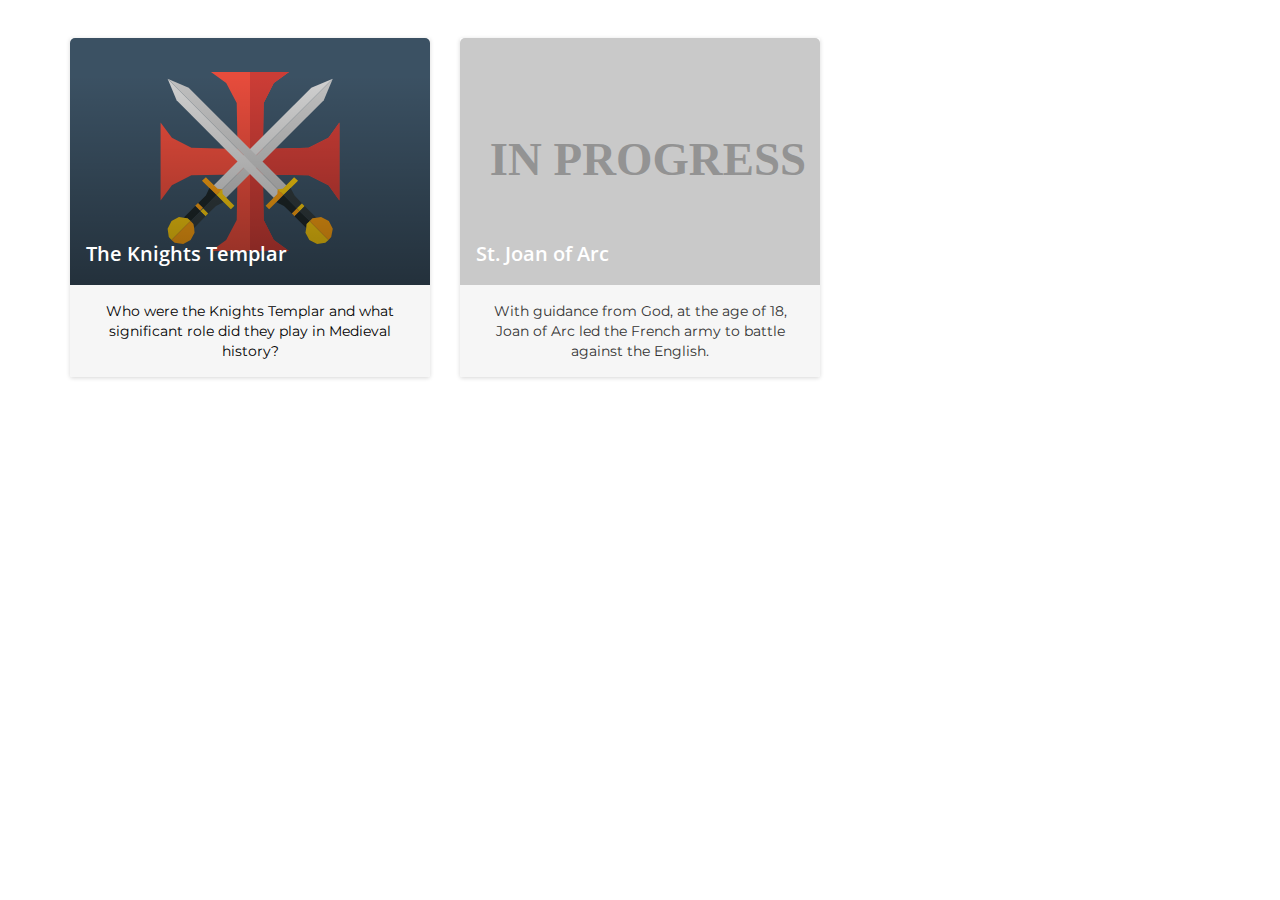
<file: index.html>
<!DOCTYPE html>
<html lang="en">

<head>
    
    <title>Simple History</title>
    
    <!-- Stylesheets -->
    <meta charset="utf-8">
    <link rel="stylesheet" href="css/bootstrap.min.css">
    <link rel="stylesheet" href="css/style.css">
    <link rel="stylesheet" href="css/animate.css">
    
    <!-- Fonts -->
    <link rel="stylesheet" href="css/font-awesome.min.css">
    <link href="https://fonts.googleapis.com/css?family=Montserrat|Open+Sans:400,600,700,800" rel="stylesheet">
    
    <!-- Scripts -->
    <script src="js/bootstrap.min.js"></script>
    <script src="js/wow.min.js"></script>
    <script src="js/scripts.js"></script>
    <script>
        new WOW().init();  
    </script>
    
</head>

<body>
    
<div class="cssSection  cssAlign">
        
    <div class="container">
            
        <div class="row">
                
            <div class="col-md-4">
                    
<!-- Card Testing -->
    
<a class="main" href="templar.html" target="new_blank">
                    
<div class="card">
                
    <div class="card-image cssMainImage">
                    <img class="img-responsive" src="img/templar/templar_main.svg">
                    <span class="card-title">The Knights Templar</span>
                </div>
        
        
                <div class="card-content">
                    <p>Who were the Knights Templar and what significant role did they play in Medieval history?</p>
                </div>
    
</div>
                          
</a>                  
<!-- Card Testing END -->

                    
                </div>
                
                <div class="col-md-4">
                    
<div class="card">
                <div class="card-image">
                    <img class="img-responsive" src="img/templar/progress.svg">
                    <span class="card-title">St. Joan of Arc</span>
                </div>
                
                <div class="card-content">
                    <p>With guidance from God, at the age of 18, Joan of Arc led the French army to battle against the English.</p>
                </div>
</div>
                    
                    
                </div>
                
                <div class="col-md-4">
                    
<!--
<div class="card">
                <div class="card-image">
                    <img class="img-responsive" src="img/templar/progress.svg">
                    <span class="card-title">No Title Yet</span>
                </div>
                
                <div class="card-content">
                    <p>Article not written</p>
                </div>
                
                <div class="card-action">
                    <a href="templar.html" target="new_blank">Read Article</a>
                </div>
</div>
-->
                    
                </div>
                
            </div>
            
        </div>
        
</div>
    
</body>

</html>
</file>
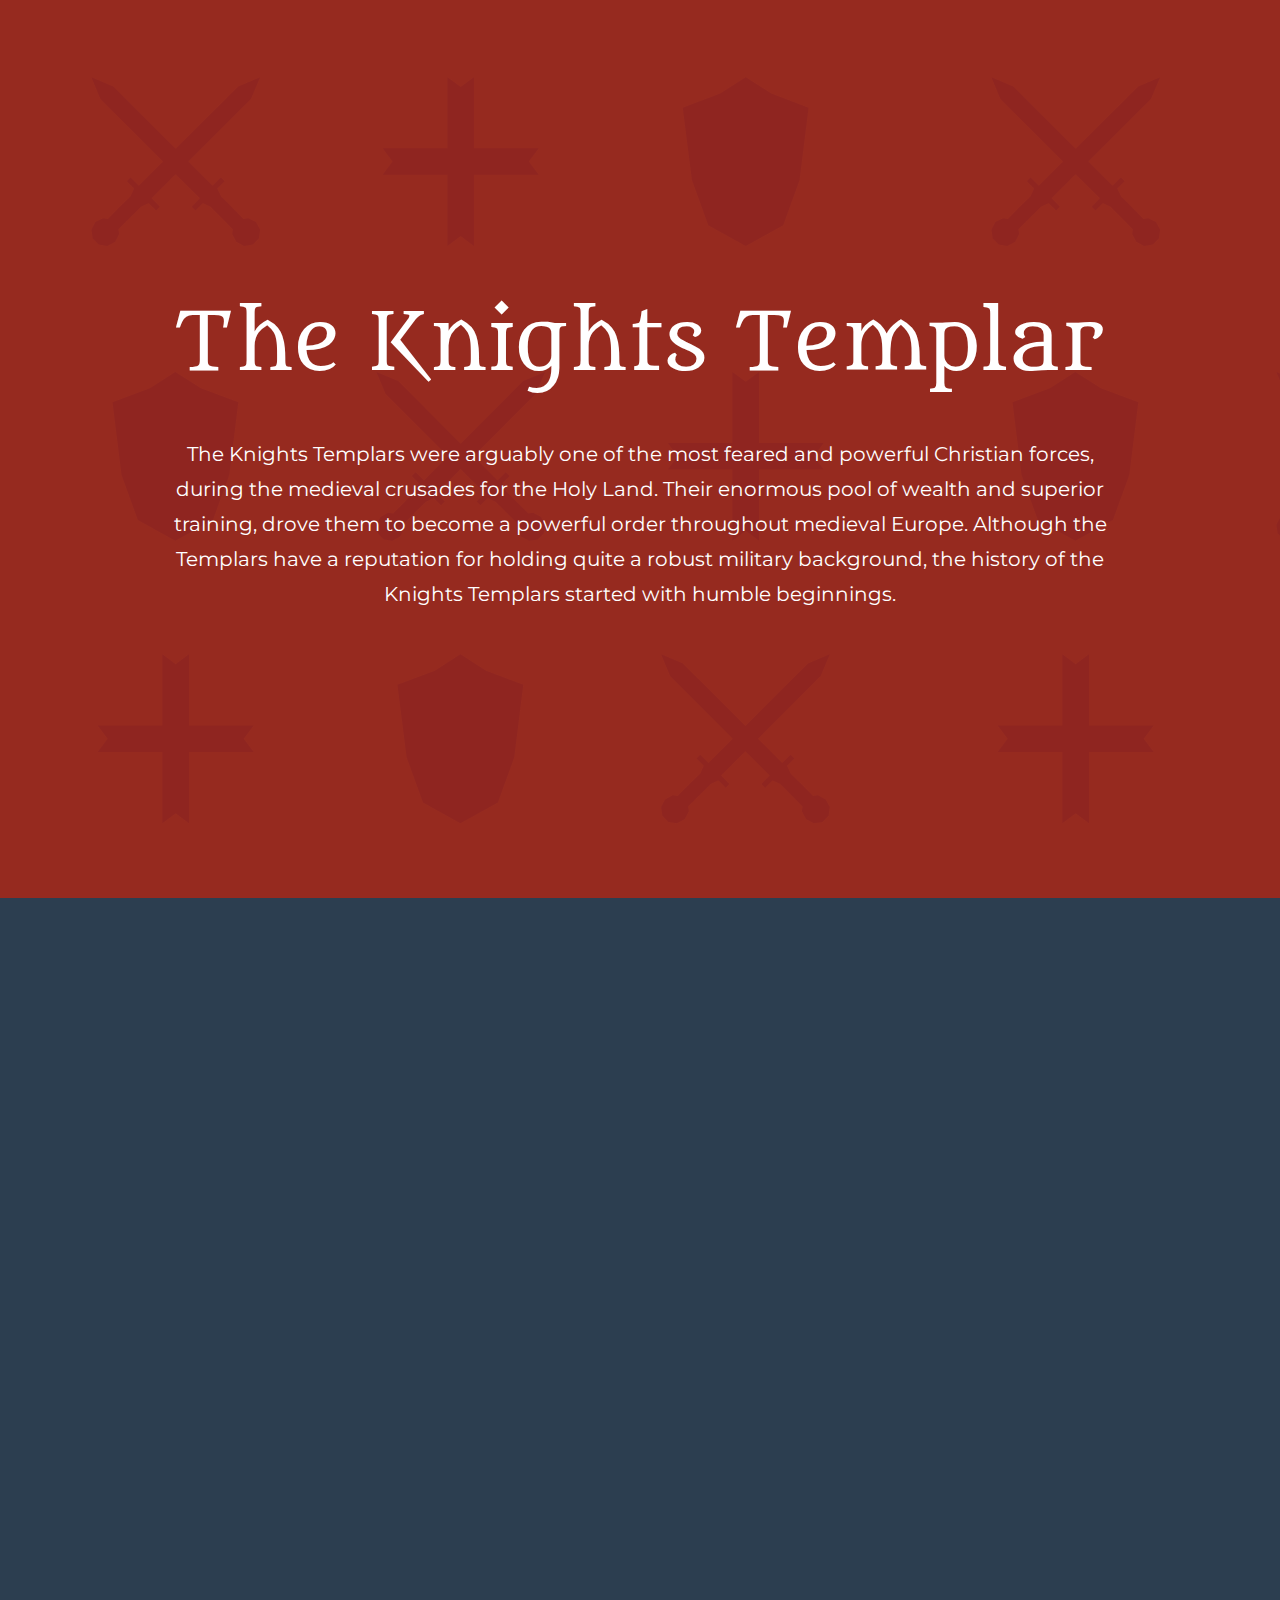
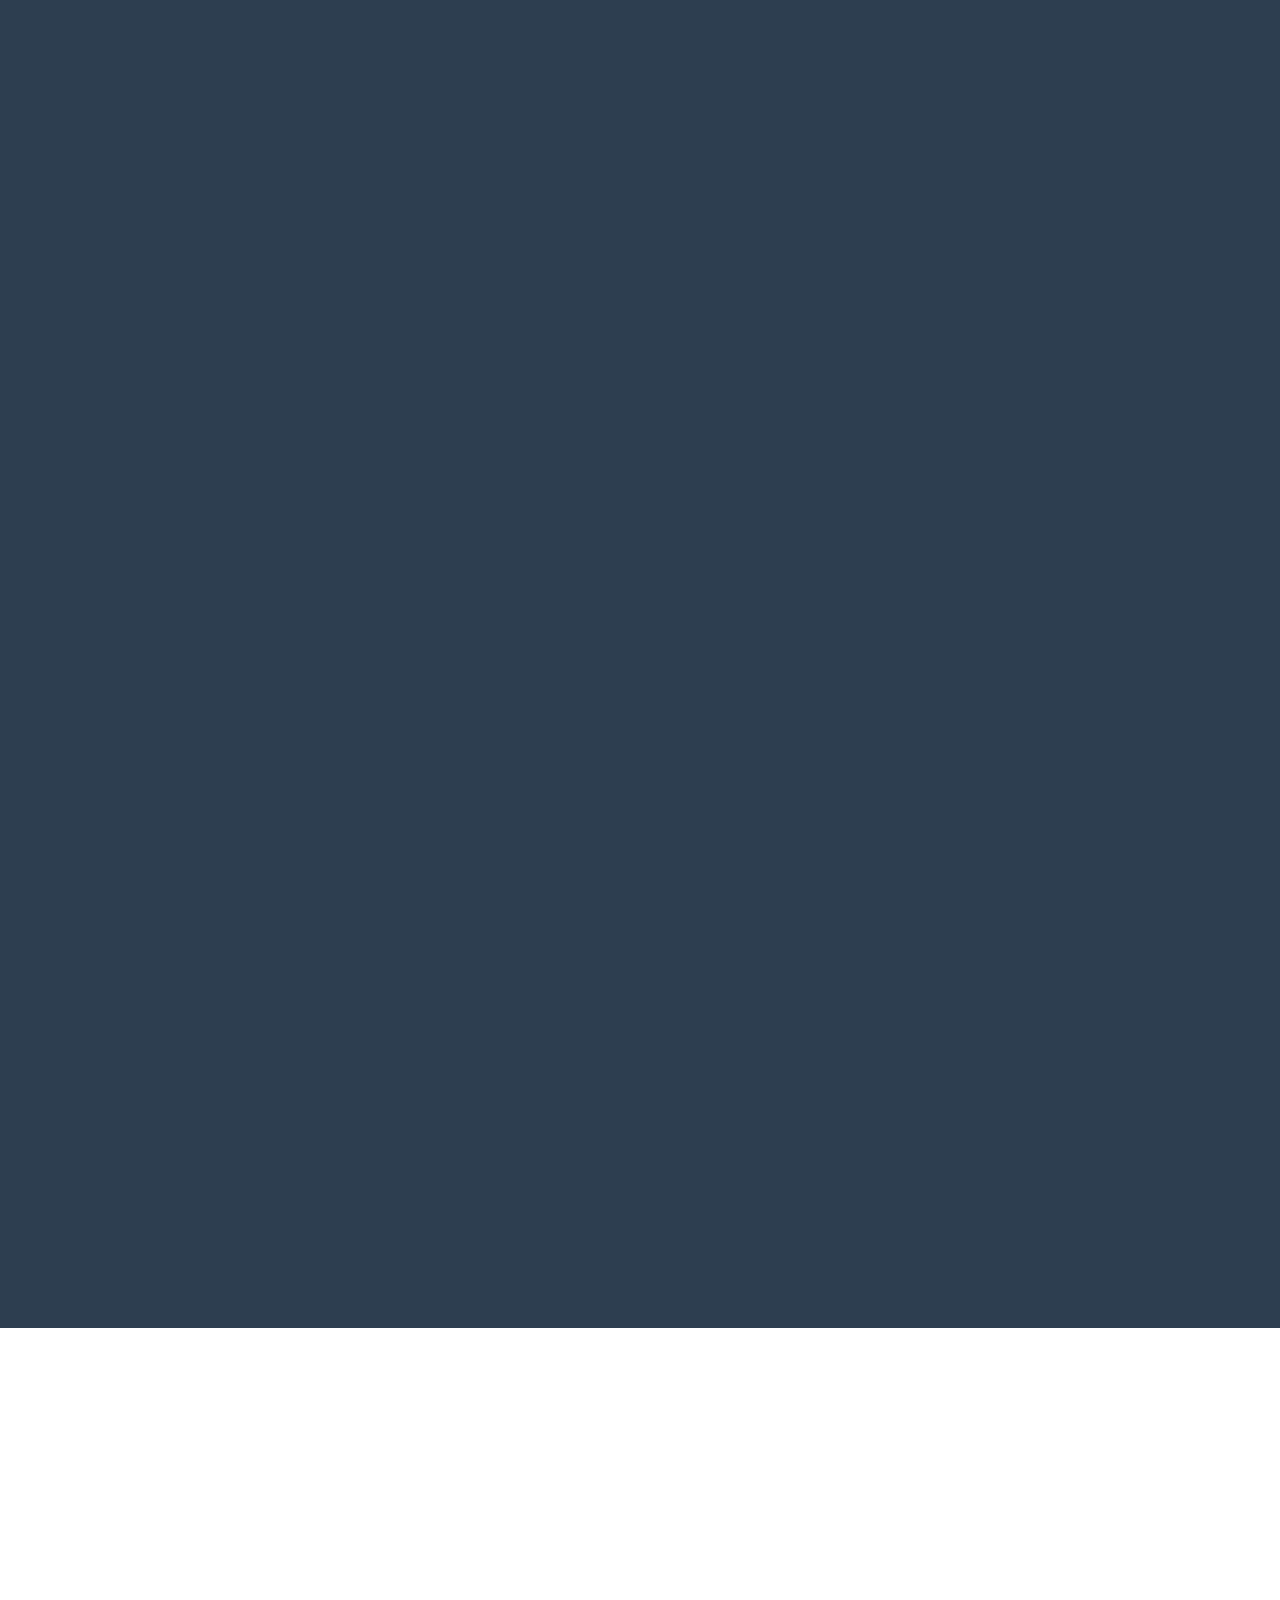
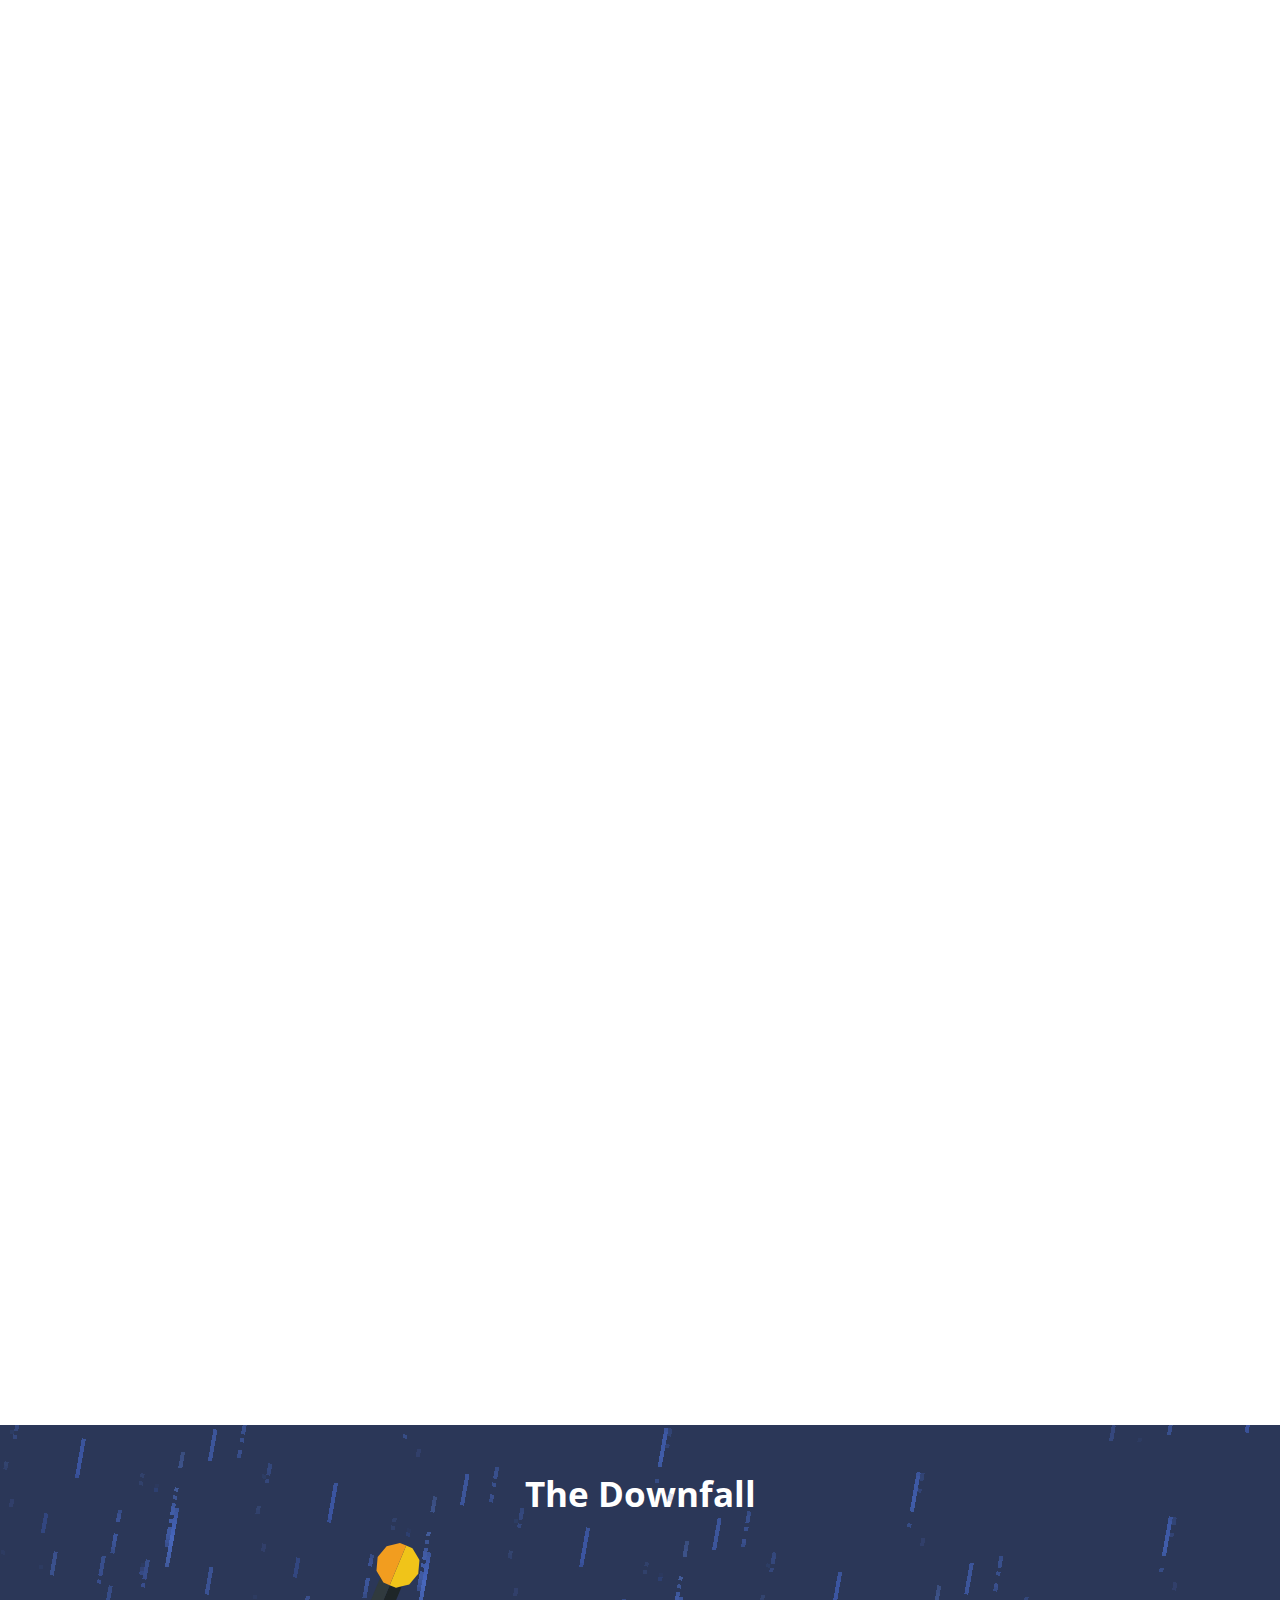
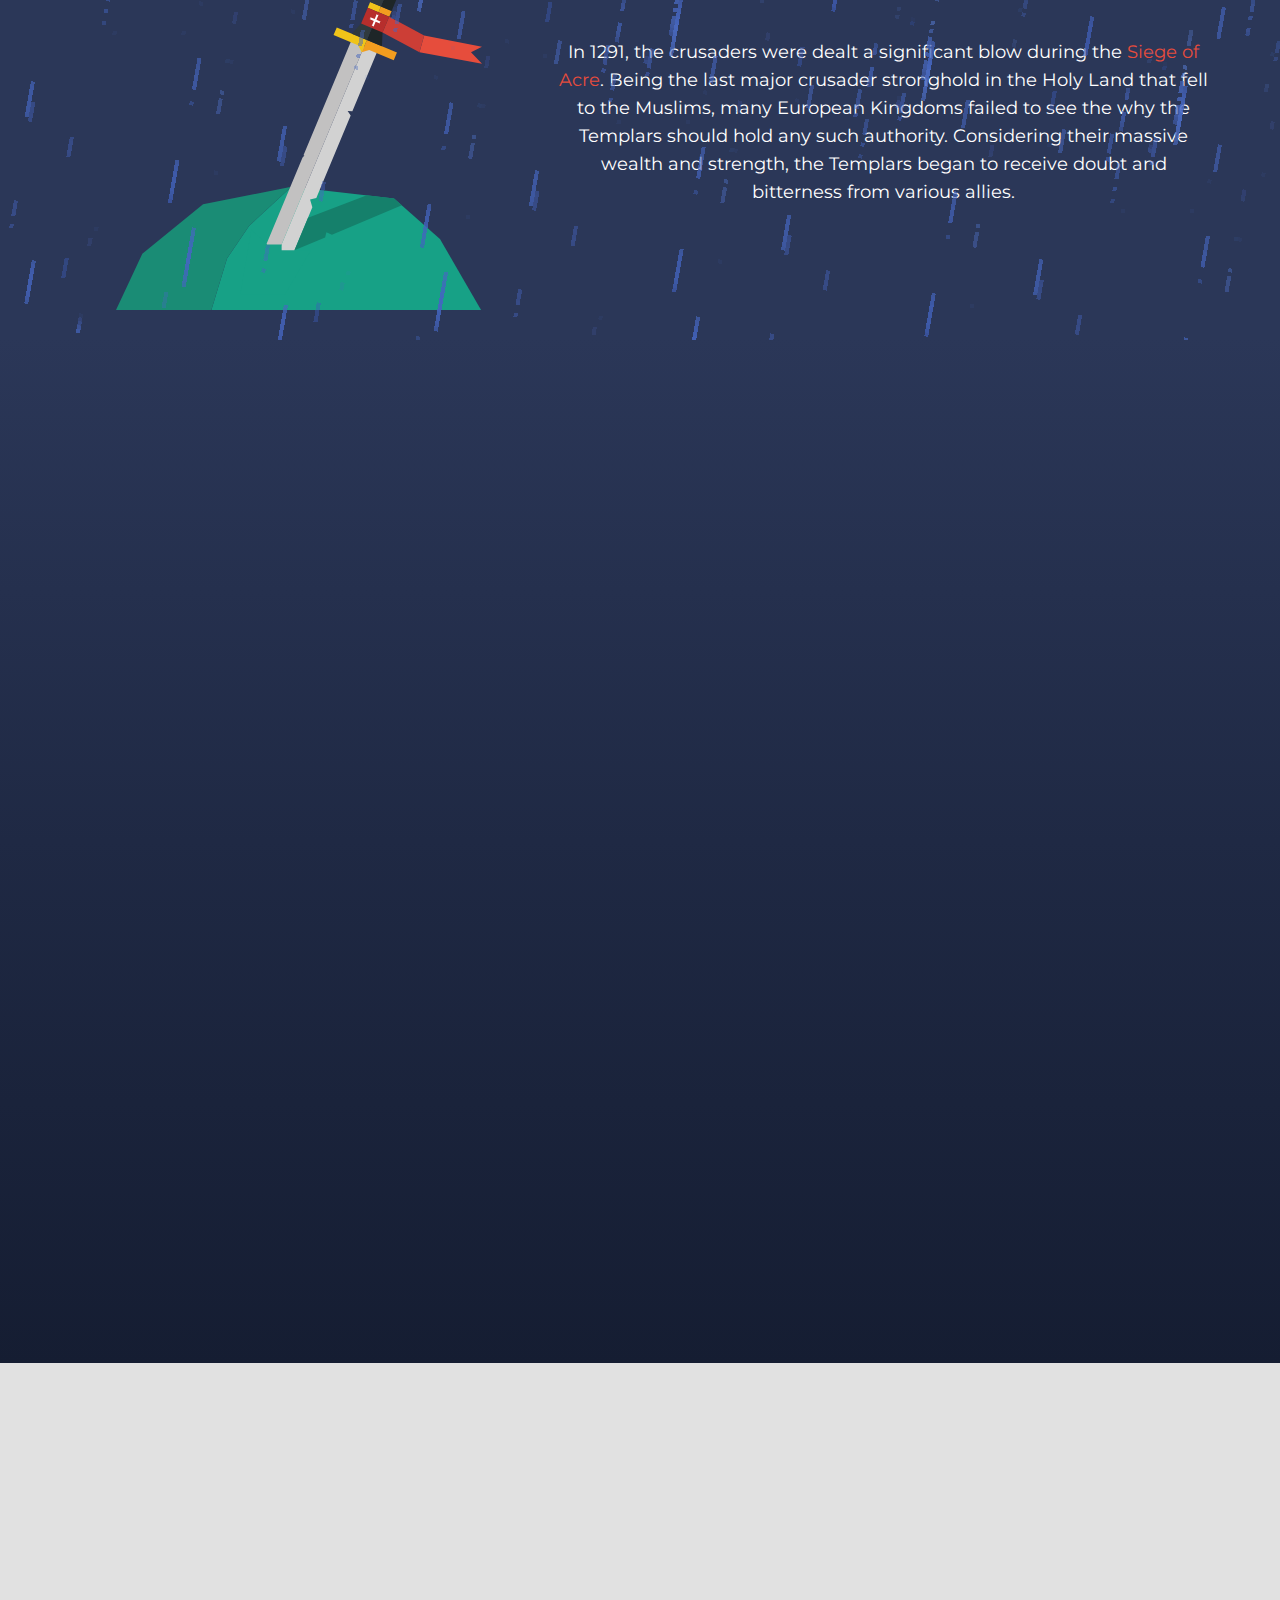
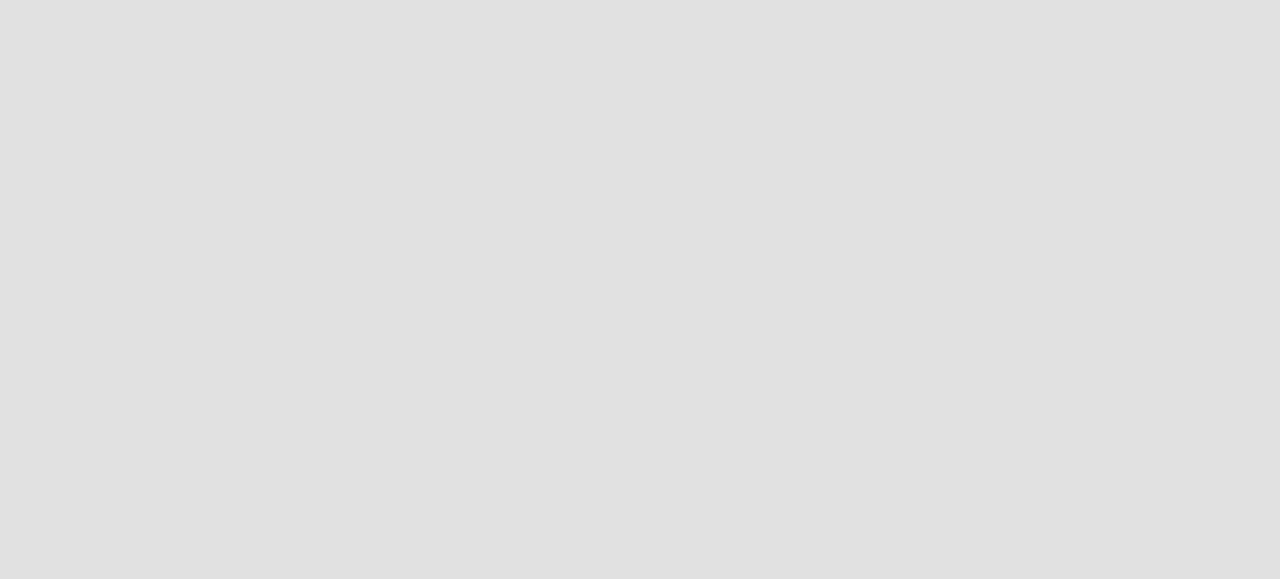
<file: templar.html>
<!DOCTYPE html>
<html lang="en">

<head>
    
    <title>Simple History | Templars</title>
    
    <!-- Stylesheets -->
    <meta charset="utf-8">
    <link rel="stylesheet" href="css/bootstrap.min.css">
    <link rel="stylesheet" href="css/style.css">
    <link rel="stylesheet" href="css/animate.css">
    <link rel="stylesheet" href="css/weather.css">
    
    <!-- Fonts -->
    <link rel="stylesheet" href="css/font-awesome.min.css">
    <link href="https://fonts.googleapis.com/css?family=Metamorphous" rel="stylesheet">
    <link href="https://fonts.googleapis.com/css?family=Montserrat|Open+Sans:400,600,700,800" rel="stylesheet">  
    
    <!-- Scripts -->
    <script src="js/bootstrap.min.js"></script>
    <script src="js/wow.min.js"></script>
    <script src="js/scripts.js"></script>
    <script>
        new WOW().init();  
    </script>
    
</head>

<body>
    
    <!-- Return to Top -->
    <a href="javascript:" id="return-to-top"><i class="icon-chevron-up"></i></a>
    
    <!-- Header -->
    <div class="cssHeader cssCenter cssTemplarHead">
        <div class="container">
            
            <div class="cssCentered">
                <h1>The Knights Templar</h1>
                <br>
                <br>
                    <div class="cssPwidth">
                        <p class="cssSubheader">The Knights Templars were arguably one of the most feared and powerful Christian forces, during the medieval crusades for the Holy Land. Their enormous pool of wealth and superior training, drove them to become a powerful order throughout medieval Europe. Although the Templars have a reputation for holding quite a robust military background, the history of the Knights Templars started with humble beginnings.</p>
                    </div>
            </div>
        </div>
    </div>

    <!-- Section 1 -->
    <div class="cssSection cssCenter" style="background: #2C3E50; color:#fff;">
        <div class="container">
            <section data-wow-offset="150" class="animated wow fadeIn" data-wow-duration="1s">
                <h2>Early Stages</h2>
            </section>
            <br>
            <div class="row">
                
                <div class="col-sm-7">
                    <section data-wow-offset="150" class="animated wow fadeInLeft" data-wow-duration="1.3s">
                        <p class="cssInformation">Also known as ‘the Poor Fellow-Soldiers of Christ and of the Temple of Solomon’, the Knights Templars were originally founded circa 1120 CE, by <a class="red" href="https://en.wikipedia.org/wiki/Hugues_de_Payens">Hugues de Payens</a>, as a means to protect Christian pilgrims to the <a class="red" href="https://en.wikipedia.org/wiki/Holy_Land">Holy Land</a>. It was originally intended that nine Templars would protect the pilgrims. </p>
                    </section>
                </div>
                
                <div class="col-sm-5">
                    <section data-wow-offset="180" class="animated wow fadeInRight" data-wow-duration="1.3s">
                        <img class="img-center cssGrow" src="img/templar/early_stages.svg" width="80%">
                    </section>
                </div>
            </div>
        </div>      
        <section data-wow-offset="150" class="animated wow slideInLeft">
        <hr class="faded">
        </section>
    </div>
    
    
    <!-- Section 2 -->
    <div class="cssSection cssAlign" style="background: #2C3E50; color:#fff;">
        <div class="container">
            
            <div class="row">
                <div class="col-sm-4 cssCenter">
                    
                    <section class="wow animated fadeInDown" data-wow-offset="150">
                        <div class="ribbon"><strong class="ribbon-content"><h1>Hugues de Payens</h1></strong></div>
                    </section>
                    
                    <section class="wow animated fadeInUp" data-wow-offset="150">
                        <img class="img-center cssGrow" src="img/templar/hugues.svg" width="100%;">
                    </section>
                </div>
                
                <div class="col-sm-4">
                    <section data-wow-offset="150" class="animated wow fadeInRight">
                    <ul>
                        <li class="cssInformation"><i class="fa fa-birthday-cake fa-lg wow animated zoomIn" data-wow-delay="0.4s"></i> Born on 1070 CE | Troyes, France</li> <br>
                        <li class="cssInformation"><span class="glyphicon glyphicon-fire wow animated zoomIn" data-wow-delay="0.4s"></span> Died on May 24, 1136 CE | Kingdom of Jerusalem</li> <br>
                        <li class="cssInformation"><i class="fa fa-star fa-lg wow animated zoomIn" data-wow-delay="0.4s"></i> Was the 1st Grandmaster of the Knights Templars</li> <br>
                        <li class="cssInformation"><i class="fa fa-info-circle fa-lg wow animated zoomIn" data-wow-delay="0.4s"></i> Hugues de Payens was a knight from France, who proposed to <a class="red" href="https://en.wikipedia.org/wiki/Baldwin_II_of_Jerusalem">King Baldwin II of Jerusalem</a>, that a religious order should be constructed, with a main purpose of protecting Christian pilgrims from bandits and thieves, during their journey to the Holy Land.</li> 
                    </ul>
                    </section>
                </div> 
                   
                <div class="col-sm-4">
                    
                <section data-wow-offset="150" class="animated wow fadeInRight">
                    <ul>
                        <li class="cssInformation"><i class="fa fa-map-marker fa-lg wow animated zoomIn" data-wow-delay="0.4s"></i> Baldwin ultimately provided the Templars a stronghold within <a class="red" href="https://en.wikipedia.org/wiki/Al-Aqsa_Mosque">Al-Aqsa Mosque</a>. The wing given to the Templars was believed to be the site of the ancient <a class="red" href="https://en.wikipedia.org/wiki/Solomon%27s_Temple">Temple of Solomon</a>.</li> <br>
                        <li class="cssInformation"><i class="fa fa-globe fa-lg wow animated zoomIn" data-wow-delay="0.4s"></i> Hugues’ 1127 CE tour of Europe, allowed the Templars to establish a significant western presence.</li>
                    </ul>
                </section>
                  
                </div>
                    
            </div>

        </div>
        
        <section data-wow-offset="150" class="animated wow slideInLeft">
        <hr class="faded">
        </section>
        
    </div>  
        
    <!-- Section 4 -->
    <div class="cssSection cssCenter" style="background: #2C3E50; color:#fff;">
        <div class="container">
            <div class="row">
                <div class="col-sm-3">
                    <section data-wow-offset="150" class="wow animated fadeInLeft">
                        <img class="img-center img-responsive cssGrow" src="img/templar/bernard.svg">
                        <br>
                        <div class="ribbon ribbonSecondary"><strong class="ribbon-content"><h2>Bernard of Clairvaux</h2></strong></div>
                    </section>
                </div>
                
                <div class="col-sm-6">
                    <section data-wow-offset="150" class="wow animated fadeIn">
                    <p class="cssInformation">In 1129 CE, with the support of <a class="red" href="https://en.wikipedia.org/wiki/Bernard_of_Clairvaux">Bernard of Clairvaux</a> and <a class="red" href="https://en.wikipedia.org/wiki/Pope_Honorius_II">Pope Honorius II</a>, the Templar Order was officially recognized by the Church, at the Council of Troyes. This event sparked the establishment of the Knights Templars as a force to be reckoned with.</p>
                    </section>
                    <br>
                    
                    <section data-wow-offset="150" class="wow animated fadeInUp">
                    <img class="img-center img-responsive cssGrow" src="img/templar/cross_church.svg" width="40%";>
                    </section>
                </div>
                
                <div class="col-sm-3">
                    <section data-wow-offset="150" class="wow animated fadeInRight">
                        <img class="img-center img-responsive cssGrow" src="img/templar/pope.svg">              
                        <br>
                        <div class="ribbon ribbonSecondary"><strong class="ribbon-content"><h2>Pope Honorius II</h2></strong></div>
                    </section>
                </div> 
            </div>
        </div>
        
        <section data-wow-offset="150" class="animated wow slideInLeft">
        <hr class="faded">
        </section>
        
    </div>
    
    <!-- Section 5 -->
    <div class="cssSection cssCenter" style="background: #2C3E50; color:#fff;">
        <div class="container">
            <div class="row">
                <div class="col-sm-3">
                    <section data-wow-offset="150" class="wow animated fadeInLeft">
                        <img class="img-center img-responsive cssGrow" src="img/templar/hold_coin.svg">  
                    </section>
                </div>
                <div class="col-sm-6">
                    <section data-wow-offset="150" class="wow animated fadeIn">
                    <p class="cssInformation">The official establishment of the order, allowed the Templars to gain massive wealth and own several properties throughout Western Europe, the Mediterranean and the Holy Land. Due to their immense wealth, treasure storehouses, and efficient transport, the Templars begun to play a role as bankers to several monarchs.</p>
                    </section>
                </div>
                <div class="col-sm-3">
                    <section data-wow-offset="150" class="wow animated zoomIn">
                    <img class="img-center img-responsive cssGrow" src="img/templar/money_bag.svg" width="40%";>
                    </section>
                    <br>
                    <section data-wow-offset="150" class="wow animated zoomIn">
                    <img class="img-center img-responsive cssGrow" src="img/templar/castle.svg" width="45%";>
                    </section>
                    <br>
                    <section data-wow-offset="150" class="wow animated zoomIn">
                    <img class="img-center img-responsive cssGrow" src="img/templar/europe.svg" width="45%";>
                    </section>
                </div>
            </div>
        </div>
    </div>
    
    <!-- Section 6 -->
    <div class="cssSection cssCenter cssAlign">
        <div class="container">
            <section data-wow-offset="150" class="animated wow fadeIn" data-wow-duration="1s">
                <h2>The Order</h2>
            </section>
            
            <section data-wow-offset="150" class="animated wow fadeIn" data-wow-duration="1s">
                <p class="cssInformation">Labelled as a religious order, the Knights Templars established a set of rules by which their members would follow.</p>
            </section>
                
            <br>
            <div class="row">
                <div class="col-sm-4">
                    
                <section data-wow-offset="150" class="wow animated fadeInUp">
                    <img class="img-center img-responsive cssGrow" src="img/templar/oath.svg">
                    <br>
                        <p class="cssBlurb">The Templars swore to an oath of poverty, chastity, obedience and renounced the world. This was controversial due to the amount of wealth they soon secured.</p>
                </section>
                    
                </div>
                <div class="col-sm-4">
                    
                <section data-wow-offset="150" class="wow animated fadeInUp">
                    <img class="img-center img-responsive cssGrow" src="img/templar/community.svg">
                    <br>
                        <p class="cssBlurb">The Templars lived within their own community, which meant sleeping in a common dorm, while also eating their meals in union.</p>
                </section>
                    
                </div>
                <div class="col-sm-4">
                    <section data-wow-offset="150" class="wow animated fadeInUp">
                    <img class="img-center img-responsive cssGrow" src="img/templar/refrain.svg">
                    <br>
                        <p class="cssBlurb">The Templars refrained from becoming drunk, gambling and swearing</p>
                    </section>
                </div>
            </div>
        </div>
        <section data-wow-offset="150" class="animated wow slideInLeft">
        <hr class="faded2">
        </section>
    </div>
    
    
    <!-- Section 7 -->
    <div class="cssSection cssCenter cssAlign">
        <div class="container">
            <div class="row">
                <div class="col-sm-6">
                    <section class="wow animated zoomIn">
                    <img class="img-center img-responsive cssGrow" src="img/templar/soldier.svg" width="75%">
                     </section>
                    
                    <section class="wow animated fadeIn">
                        <p class="cssBlurb">The Knights Templars’ original purpose from protecting pilgrims, gradually transformed into a more active fighting role, as they began to partake in military duties. The Templars were becoming the frontline forces, for the defence of <a class="red" href="https://en.wikipedia.org/wiki/Crusader_states">Crusader states</a> in the Holy Land.</p>
                    </section>
                   
                </div>
                <div class="col-sm-6">
                    <section class="wow animated zoomIn">
                    <img class="img-center img-responsive cssGrow" src="img/templar/construct.svg" width="75%">
                    </section>
                    
                    <section class="wow animated fadeIn">
                        <p class="cssBlurb">The Templars became more established as they began constructing castles, strongholds in various towns, and partaking in several major battles against Muslim armies.</p>
                    </section>
                    
                </div>
            </div>
        </div>
        <section data-wow-offset="150" class="animated wow slideInLeft">
        <hr class="faded2">
        </section>
    </div>
    
    <!-- Section 8 -->
    <div class="cssSection cssCenter cssAlign">
        <div class="container">
            
            <section class="wow animated fadeIn">
            <p class="cssInformation">As the Templars became a more household force within Europe, they were divided into three to four major ranks, which enclosed ranks within themselves.</p>
            <br>
            </section>
            <div class="row">
                
            <section data-wow-offset="150" class="wow animate fadeInUp">
                
                <div class="col-sm-3">
                    <img class="img-center img-responsive cssGrow" src="img/templar/grand_master.svg">
                    <br>
                        <h3>Grand Master</h3>
                        <p class="cssBlurb">Supreme commander of the order</p>
                </div>
                <div class="col-sm-3">
                    <img class="img-center img-responsive cssGrow" src="img/templar/knight.svg">
                    <br>
                        <h3>Knights</h3>
                        <p class="cssBlurb">Experts within the arts of war</p>
                </div>
                <div class="col-sm-3">
                    <img class="img-center img-responsive cssGrow" src="img/templar/sergeant.svg">
                    <br>
                        <h3>Sergeants</h3>
                        <p class="cssBlurb">Served as warriors and servants</p>
                </div>
                <div class="col-sm-3">
                    <img class="img-center img-responsive cssGrow" src="img/templar/chaplain.svg">
                    <br>
                        <h3>Chaplains</h3>
                        <p class="cssBlurb">In charge of holding religious services</p>
                </div>
                
            </section>
                
            </div>
        </div>
    </div>
    
    <!-- Section 9 -->
    <div class="cssSection cssCenter weather rain" style="background: #2b3758;">
        <div class="container">
        <h2 style="color:#FFF">The Downfall</h2>
            <br>
            <div class="row">
                <div class="col-sm-5">
                    <img class="img-center img-responsive cssGrow" src="img/templar/sword_ground.svg" width="80%">
                </div>
                <div class="col-sm-7">
                    <p class="cssInformation" style="color:#FFF">In 1291, the crusaders were dealt a significant blow during the <a class="red" href="https://en.wikipedia.org/wiki/Siege_of_Acre_(1291)">Siege of Acre</a>. Being the last major crusader stronghold in the Holy Land that fell to the Muslims, many European Kingdoms failed to see the why the Templars should hold any such authority. Considering their massive wealth and strength, the Templars began to receive doubt and bitterness from various allies.</p>
                </div>
            </div>
        </div>
    </div>
    
    <!-- Section 10 -->
    <div class="cssSection cssCenter cssAlign cssGrad1" style="color: #FFF">
        <div class="container">
            
            <section data-wow-offset="150" class="wow animated fadeIn">
            
                <p class="cssInformation">On October 13, 1307, <a class="red" href="https://en.wikipedia.org/wiki/Philip_IV_of_France">King Philip IV</a> ordered the arrest of every Templar in France, and seized all their property. Scholars state that there may have been several reasons as to why the Templars were eventually arrested.</p>
            <br>
            
            </section>
            
            <div class="row">
                <section data-wow-offset="150" class="wow animated fadeInUp">
                <div class="col-sm-3">
                    <img class="img-center img-responsive cssGrow" src="img/templar/failure.svg" height="150px;">
                    <br>
                        <p class="cssInformation">Blamed for Crusader failures</p>
                </div>
                <div class="col-sm-3">
                    <img class="img-center img-responsive cssGrow" src="img/templar/blasphemy.svg" height="150px;">
                    <br>
                        <p class="cssInformation">Accused of Blasphemy</p>
                </div>
                <div class="col-sm-3">
                    <img class="img-center img-responsive cssGrow" src="img/templar/fear.svg">
                    <br>
                        <p class="cssInformation">Fear of Templar power</p>
                </div>
                <div class="col-sm-3">
                    <img class="img-center img-responsive cssGrow" src="img/templar/money_bag2.svg">
                    <br>
                        <p class="cssInformation">To seize the Templar wealth</p>
                </div>
                
                </section>
            </div>
        </div>

        <section data-wow-offset="150" class="animated wow slideInLeft">
        <hr class="faded">
        </section>

    </div>
    
    <!-- Section 11 -->
    <div class="cssSection cssCenter cssGrad2" style="color: #FFF">
        <div class="container">
            <div class="row">
                <div class="col-sm-7">
                    
                    <section data-wow-offset="150" class="wow animated fadeIn">
                    
                        <p class="cssInformation">The Final blow to the Templar order came in the year 1314. On Philip IV of France's orders, the last Templar Grand Master, <a class="red" href="https://en.wikipedia.org/wiki/Jacques_de_Molay">Jacques de Molay</a>, was burned at the stake in Paris.</p>
                    
                    </section>
                    
                </div>
                
                <div class="col-sm-5">
                    <section class="cssGrow">
<section class="wow animated zoomIn">
<?xml version="1.0" encoding="utf-8"?><!-- Generator: Adobe Illustrator 20.1.0, SVG Export Plug-In . SVG Version: 6.00 Build 0)  --><svg version="1.1" width="250px" id="Layer_1" xmlns="http://www.w3.org/2000/svg" xmlns:xlink="http://www.w3.org/1999/xlink" x="0px" y="0px" viewBox="0 0 125 230" style="enable-background:new 0 0 125 219.1;" xml:space="preserve"><style type="text/css">.st0{fill:#735545;}.st1{fill:#5C4033;}.st2{fill:none;}.st3{fill:#3E3E48;}.st4{fill:#2D2E39;}.st5{fill:#BAB9B5;}.st6{fill:#A3A2A1;}.st7{fill:#CFCDC6;}.st8{fill:#E0E0DC;}.st9{fill:#E64D3C;}.st10{fill:#CC3E36;}.st11{fill:#C9C3BB;}.st12{fill:#B0A79A;}.st13{fill:#B5AEA4;}.st14{fill:#E1CBB9;}.st15{fill:#CDAE98;}.st16{fill:#CB8E7E;}.st17{fill:#B27669;}.st18{fill:#393631;}.st19{fill:#484642;}.st20{fill:#F0C419;}.st21{fill:#F29D1F;}.st22{fill:#E57E25;}.st23{fill:#D15627;}.st24{fill:#C03B2B;}</style><title>molay</title><g><g><g><polygon class="st0" points="37.5,8.7 37.5,201.1 61.8,201.1 61.8,0"/><polygon class="st1" points="61.8,0 61.8,201.1 86.2,201.1 86.2,7.6"/></g><g><g><polygon class="st2" points="94,86.4 67.5,98.1 61.8,100.6 86.2,89.8"/><polygon class="st3" points="53,74.6 35.9,81.9 29.7,86.4 56.2,98.1 61.8,100.6 61.8,75.8"/><polygon class="st4" points="94,86.4 87.8,81.9 70.7,74.6 61.8,75.8 61.8,100.6 67.5,98.1"/><polygon class="st5" points="103.3,102.3 94,86.4 86.2,89.8 86.2,141.2 100,128.6"/><polygon class="st6" points="29.7,86.4 20.5,102.3 23.7,128.6 37.5,141.2 37.5,89.8"/><polygon class="st7" points="57.7,133.5 55.6,133.5 58.1,131.8 59.7,128.6 59.8,121.3 52.5,121.4 49.3,123 47.6,125.5 47.6,123.4 47.6,119.2 47.6,115.1 47.6,113 49.3,115.4 52.5,117.1 59.8,117.2 59.7,109.9 58.1,106.7 55.6,104.9 57.7,104.9 61.8,104.9 61.8,100.6 37.5,89.8 37.5,141.2 37.5,166.6 61.8,175.4 61.8,133.5"/><polygon class="st8" points="61.8,100.6 61.8,104.9 61.9,104.9 66,104.9 68.1,104.9 65.7,106.7 64,109.9 63.9,117.2 71.2,117.1 74.4,115.4 76.1,113 76.1,115.1 76.1,119.2 76.1,123.4 76.1,125.5 74.4,123 71.2,121.4 63.9,121.3 64,128.6 65.7,131.8 68.1,133.5 66,133.5 61.9,133.5 61.8,133.5 61.8,175.4 86.2,166.6 86.2,141.2 86.2,89.8"/><polygon class="st9" points="55.6,104.9 58.1,106.7 59.7,109.9 59.8,117.2 52.5,117.1 49.3,115.4 47.6,113 47.6,115.1 47.6,119.2 47.6,123.4 47.6,125.5 49.3,123 52.5,121.4 59.8,121.3 59.7,128.6 58.1,131.8 55.6,133.5 57.7,133.5 61.8,133.5 61.8,104.9 57.7,104.9"/><polygon class="st10" points="61.9,133.5 66,133.5 68.1,133.5 65.7,131.8 64,128.6 63.9,121.3 71.2,121.4 74.4,123 76.1,125.5 76.1,123.4 76.1,119.2 76.1,115.1 76.1,113 74.4,115.4 71.2,117.1 63.9,117.2 64,109.9 65.7,106.7 68.1,104.9 66,104.9 61.9,104.9 61.8,104.9 61.8,133.5"/></g><g><g><g><polygon class="st11" points="81.6,72.8 81.6,65.9 78.1,59.3 78.1,54.7 74.4,43.8 61.8,43.8 61.8,84.1 62.8,88.6 65.4,89.8 69.1,87.9 70.2,83.1 70.2,74.8 84.5,80.5"/><polygon class="st12" points="53.5,83.1 54.6,87.9 53.5,83.1"/><polygon class="st13" points="49.3,43.8 45.7,54.7 45.7,59.3 42.1,65.9 42.1,72.8 39.2,80.5 53.5,74.8 53.5,83.1 54.6,87.9 58.3,89.8 60.9,88.6 61.8,84.1 61.8,43.8"/></g><g><polygon class="st14" points="71.2,40.3 74.4,43.8 74.4,48.3 72.9,55.3 72.7,59.3 69,67.6 69,67.6 72.7,59.2 72.9,55.2 74.4,48.2 74.4,43.7"/><path class="st14" d="M55.8,38.5l-3.4,1.7l-3.2,3.6v4.5l1.5,7l0.2,4l3.7,8.4c0,0,4.5-3,4.6-3l2.6-0.1V37.3L55.8,38.5z"/><path class="st15" d="M72.9,55.3l1.5-7v-4.5l-3.1-3.5l-3.4-1.7l-6-1.2v27.3v0.1l2.6,0.1c0.2,0,4.5,2.9,4.5,2.9l0-0.1l3.7-8.3 L72.9,55.3z"/></g></g><g><polygon class="st16" points="59.2,64.7 61.8,66.8 64.5,64.7 61.8,59.4"/><polygon class="st17" points="61.8,59.4 59.2,64.7 61.8,66.8 61.8,66.8"/><polygon class="st18" points="52.6,52.4 53.5,51.3 58.6,49.3 59.7,50.1"/><polygon class="st19" points="56.1,55.5 54.5,55.1 55.1,54.4 57,54.4 57.7,55.1"/><polygon class="st19" points="67.6,55.4 66.1,55 66.7,54.3 68.6,54.3 69.2,55"/><polygon class="st18" points="71.1,52.4 70.2,51.3 65.1,49.3 64,50.1"/></g></g></g></g>    
	<g class ="animated pulse infinite">
		<g>
            <g>
				<polygon class="st20" points="50,141.8 53.2,131.6 37.7,138.8 45.4,155.8 37.3,163.5 30.8,159 29.2,145.6 0,144.3 17.3,155.8 
					11.2,174.4 25.3,203.7 61.6,214.9 61.6,155.8"/>
				<polygon class="st21" points="123.3,144.3 94.1,145.6 92.5,159 85.9,163.5 77.8,155.8 85.6,138.8 70.1,131.6 73.2,141.8 
					61.6,155.8 61.6,214.9 98,203.7 112.1,174.4 106,155.8"/>
			</g>
			<g>
				<polygon class="st22" points="50,146 53.2,135.8 37.7,142.9 45.4,159.9 37.3,167.6 30.8,163.2 29.2,149.8 0,148.4 17.3,159.9 
					11.2,178.6 25.3,207.9 61.6,219.1 61.6,159.9"/>
				<polygon class="st23" points="123.3,148.4 94.1,149.8 92.5,163.2 85.9,167.6 77.8,159.9 85.6,142.9 70.1,135.8 73.2,146 
					61.6,159.9 61.6,219.1 98,207.9 112.1,178.6 106,159.9"/>
			</g>
			<g>
				<polygon class="st9" points="54,171 56.1,164.3 45.9,169 51,180.1 45.7,185.2 41.4,182.3 40.3,173.5 21.1,172.6 32.5,180.1 
					28.4,192.4 37.7,211.7 61.6,219.1 61.6,180.1 "/>
				<polygon class="st24" points="102.2,172.6 83,173.5 81.9,182.3 77.6,185.2 72.3,180.1 77.4,169 67.2,164.3 69.3,171 61.6,180.1 
					61.6,219.1 85.6,211.7 94.8,192.4 90.8,180.1"/>
			</g>
		</g>
		<polygon class="st21" points="107.6,135.1 125,128.1 107.6,131.3"/>
		<polygon class="st20" points="17.4,135.1 0,128.1 17.4,131.3"/>
		<polygon class="st20" points="10.8,122.9 13.8,126.6 15.6,122.9"/>
		<polygon class="st21" points="112.3,122.9 109.3,126.6 107.6,122.9"/>
	</g>
</g>
</svg>
</section>
                        </section>
                </div>
            </div>
        </div>
    </div>
       
    <!-- Section 12 -->
    <div class="cssSection cssCenter cssAlign" style="background: #e1e1e1">
        <div class="container">
            <section data-wow-offset="150" class="wow animated fadeIn">
            <h2>Templar Conspiracies</h2>
            
            <p class="cssInformation">As with any well known organization. The story of the Knights Templars brought upon dozens of conspiracy theories.</p>
            </section>
            <br>
            <div class="row">
            <section data-wow-offset="150" class="wow animated fadeInUp">
                <div class="col-sm-4">
                    <img class="img-center img-responsive cssGrow" src="img/templar/grail.svg" width="50%;">
                    <br>
                        <p class="cssInformation">The Templars have found the <a class="red" href="https://en.wikipedia.org/wiki/Holy_Chalice">Holy Grail</a></p>
                </div>
                <div class="col-sm-4">
                    <img class="img-center img-responsive cssGrow" src="img/templar/shroud.svg" width="50%;">
                    <br>
                    <p class="cssInformation">The <a class="red" href="https://en.wikipedia.org/wiki/Shroud_of_Turin">Shroud of Turin</a> apparently contains the face of Jacques de Molay</p>
                </div>
                <div class="col-sm-4">
                    <img class="img-center img-responsive cssGrow" src="img/templar/curse.svg" width="50%;">
                    <br>
                        <p class="cssInformation">Molay shouted a <a class="red" href="https://en.wikipedia.org/wiki/Jacques_de_Molay#Curse">curse</a> which caused the deaths of King Philip and Pope Clement V, soon after his execution.</p>
                </div>
                </section>
            </div>
            <div class="row">

                <div class="col-sm-6">
                    <section data-wow-offset="150" class="wow animated fadeInLeft">
                    <img class="img-center img-responsive cssGrow" src="img/templar/13.svg" width="50%;">
                    <br>
                        <p class="cssInformation">Friday the 13th originated when Molay was burned</p>
                    </section>
                </div>
                <div class="col-sm-6 cssLeft">
                    <section data-wow-offset="150" class="wow animated fadeInRight">
                    <img class="img-center img-responsive cssGrow" src="img/templar/baphomet.svg" width="50%;">
                    <br>
                        <p class="cssInformation">Worship of <a class="red" href="https://en.wikipedia.org/wiki/Baphomet">Baphoment</a>.</p>
                    </section>
                </div> 
            </div>
        </div>
    </div>
    
</body>

</html>
</file>
<file: css/style.css>
/*
html,body
{
    width: 100%;
    height: 100%;
    margin: 0px;
    padding: 0px;
    overflow-y: auto; 
}
*/

/** Hover Links **/

a {
    text-decoration: none;
}

a:hover {
    text-decoration: none;
}

a.main {
    color: #000;
}

a.red {
    color: #e74c3c;
    text-decoration: none;
}

a.red:hover {
    color: #fb7365;
}

/** Hover Links END **/

/** Card Design **/

.card {
  box-shadow: 0 1px 4px 0 rgba(0, 0, 0, 0.16), 0 1px 9px 0 rgba(0, 0, 0, 0);
}

.card {
    margin-top: 10px;
    box-sizing: border-box;
    border-radius: 2px;
    background-clip: padding-box;
}
.card span.card-title {
    color: #fff;
    font-size: 20px;
}
.card .card-image {
    position: relative;
    overflow: hidden;
}
.card .card-image img {
    border-radius: 5px 5px 0 0;
    background-clip: padding-box;
    position: relative;
    z-index: -1;
}
.card .card-image span.card-title {
    position: absolute;
    bottom: 0;
    left: 0;
    padding: 16px;
    font-family: 'Open Sans', sans-serif;
    font-weight: 600;
}
.card .card-content {
    padding: 16px;
    border-radius: 0 0 2px 2px;
    background-clip: padding-box;
    box-sizing: border-box;
    background: #f6f6f6;
}

.card .card-content:hover {
    background: #FFF;
    -webkit-transition: all .2s ease-in-out;
    -o-transition: all .2s ease-in-out;
    transition: all .2s ease-in-out;
}

.card .card-content p {
    margin: 0;
    color: inherit;
    font-family: 'Montserrat', sans-serif;
    text-align: center;
}
.card .card-content span.card-title {
    line-height: 48px;
}
.card .card-action {
    border-top: 1px solid rgba(160, 160, 160, 0.2);
    padding: 16px;
}
.card .card-action a {
    color: #ffab40;
    margin-right: 16px;
    transition: color 0.3s ease;
    text-transform: uppercase;
}

.card .card-action a:hover {
    color: #ffd8a6;
    text-decoration: none;
}


.cssMainImage:hover {
    opacity: 0.9;
    -webkit-filter: blur(5px)
    -webkit-transition: all .2s ease-in-out;
    -o-transition: all .2s ease-in-out;
    transition: all .2s ease-in-out;
}

/** Card Design ENDS **/

.cssHeader {
    padding-top: 0px;
    padding-bottom: 0px;
    margin: auto;
}

.cssHeader h1 {
    font-size: 80px;
}

.cssSubheader {
    font-size: 20px;
    font-family: 'Montserrat';
    line-height: 35px;
}

.cssCenter {
    text-align: center;
}

.cssCentered {
    position: absolute;
    top: 50%;
    left: 50%;
    transform: translate(-50%, -50%);
    width: 75%;
}

.cssTemplarHead{
     font-family: 'Metamorphous';
     color: #FFF;
     background: #962A1F url(../img/templar/bg.svg) repeat 0 0;
     height: 100vh;
    -webkit-animation: 20s linear 0s normal none infinite animate;
	-moz-animation: 20s linear 0s normal none infinite animate;
	-ms-animation: 20s linear 0s normal none infinite animate;
	-o-animation: 20s linear 0s normal none infinite animate;
	animation: 20s linear 0s normal none infinite animate;
}

.cssSection {
    padding: 30px 0 30px;
    border: 0 !important;
    margin-top: -2px;
}

.cssSection h2 {
    font-family: 'Open Sans', sans-serif;
    font-weight: 700;
    font-size: 35px;
}

.cssSection h3 {
    font-family: 'Open Sans', sans-serif;
    font-weight: 700;
    font-size: 20px;
    margin-top: 0px;
}

.cssSection .row {
    display: flex;
    justify-content: center;
    align-items: center;
    align-content: center;
    flex-direction: row;
}

.cssAlign .row {
    display: flex;
    align-items: stretch;
}

.cssInformation {
    font-size: 18px;
    font-family: 'Montserrat';
    line-height: 28px;
}

i.cssInformation {
    color: aquamarine;
}

.cssGrad1 {
    background: #2b3758;
    background: -webkit-linear-gradient(#2b3758, #1f2944);
    background: -o-linear-gradient(#2b3758, #1f2944);
    background: -moz-linear-gradient(#2b3758, #1f2944);
    background: linear-gradient(#2b3758, #1f2944);
}

.cssGrad2 {
    background: #1f2944;
    background: -webkit-linear-gradient(#1f2944, #151d32);
    background: -o-linear-gradient(#1f2944, #151d32);
    background: -moz-linear-gradient(#1f2944, #151d32);
    background: linear-gradient(#1f2944, #151d32); 
}

.cssGrow:hover {
    -webkit-transform: scale(1.1);
    -ms-transform: scale(1.1);
    transform: scale(1.1);
    transition-property: all;
    transition-duration: 0.3s;
    transition-timing-function: ease;
    transition-delay: 0s;
}

.fa {
    color: #cc3e36;
}

.glyphicon {
    color: #cc3e36;
}

.cssBlurb {
    font-size: 16px;
    font-family: 'Montserrat';
    line-height: 24px;
}

.img-center {
    margin: auto;
}


/** Header Animations **/

@-webkit-keyframes animate {
	from {background-position:0 0;}
	to {background-position: 500px 0;}
}
 
@-moz-keyframes animate {
	from {background-position:0 0;}
	to {background-position: 500px 0;}
}
 
@-ms-keyframes animate {
	from {background-position:0 0;}
	to {background-position: 500px 0;}
}
 
@-o-keyframes animate {
	from {background-position:0 0;}
	to {background-position: 500px 0;}
}
 
@keyframes animate {
	from {background-position:0 0;}
	to {background-position: 500px 0;}
}

/** Ribbon **/

.ribbon {
    width: 250px;
    height: 40px;
    position: relative;
    display: inline-block;
    margin-bottom: 30px;
    text-align: center;
    font-size: 15px!important;
    background: #fff;
}
.ribbon h1 {
    font-size: 20px!important;
    color: black;
    margin:0px;
    padding: 8px;
    font-family: 'Montserrat', sans-serif;
}
.ribbon h2 {
    font-size: 16px!important;
    margin: auto;
    padding-top: 7px;
    color: black;
}
.ribbon:before, .ribbon:after {
    content: '';
    position: absolute;
    display: block;
    bottom: -1em;
    border: 1.5em solid darkgrey;
    z-index: -1;
}
.ribbon:before {
    left: -2em;
    border-right-width: 1.5em;
    border-left-color: transparent;
}
.ribbon:after {
    right: -2em;
    border-left-width: 1.5em;
    border-right-color: transparent;
}
.ribbon .ribbon-content:before, .ribbon .ribbon-content:after {
    border-color: grey transparent transparent transparent;
    position: absolute;
    display: block;
    border-style: solid;
    bottom: -1em;
    content: '';
}
.ribbon .ribbon-content:before {
    left: 0;
    border-width: 1em 0 0 1em;
}
.ribbon .ribbon-content:after {
    right: 0;
    border-width: 1em 1em 0 0;
}
.ribbon.ribbonSecondary {
    width: 195px;
    height: 35px;
}

/** Ribbon ENDS **/

ul {
    list-style-type: none;
}

hr.faded2 {
  border: 0; 
  height: 2px;
  width: 45%;
  margin-top: 45px;
  margin-bottom: -5px;
  background-image: -webkit-linear-gradient(left, #bababa, #bababa, #bababa);
  background-image: -moz-linear-gradient(left, #bababa, #bababa, #bababa);
  background-image: -ms-linear-gradient(left, #bababa, #bababa, #bababa);
  background-image: -o-linear-gradient(left, #bababa, #bababa, #bababa); 
}

hr.faded { 
  border: 0; 
  height: 2px;
  width: 45%;
  margin-top: 45px;
  margin-bottom: -5px;
  background-image: -webkit-linear-gradient(left, #f0f0f0, lightgrey, #f0f0f0);
  background-image: -moz-linear-gradient(left, #f0f0f0, lightgrey, #f0f0f0);
  background-image: -ms-linear-gradient(left, #f0f0f0, lightgrey, #f0f0f0);
  background-image: -o-linear-gradient(left, #f0f0f0, lightgrey, #f0f0f0); 
}

.col-sm-6.cssLeft {
    margin-left: -100px;
}



/** Media Queries **/

@media only screen and (max-width: 650px) {

   .cssSection .row {
      flex-direction: column;
    }
}

@media only screen and (max-width: 993px) {
    
    li.cssInformation {
        font-size: 15px;
        line-height: 20px;
    }
    
    .ribbon {
        width: 210px;
        height: 40px;
        margin-top: 30px;
    }
    
    ul {
        width: 110%;
    }
    
}

/*
@media only screen and (max-width: 770px) {
    .cssInformation {
        font-size: 16px;
    }
}*/

@media
only screen and (-webkit-min-device-pixel-ratio: 1.5),
only screen and (-o-min-device-pixel-ratio: 3/2),
only screen and (min--moz-device-pixel-ratio: 1.5),
only screen and (min-device-pixel-ratio: 1.5){

  html,
  body{
    width:100%;
    overflow-x:hidden;
  }

}
</file>
<file: css/weather.css>
/*
 *       ___      ___       ___  __    __   __   __  
 * |  | |__   /\   |  |__| |__  |__)  /  ` /__` /__` 
 * |/\| |___ /~~\  |  |  | |___ |  \ .\__, .__/ .__/ 
 *
 * Minecraft weather effects with pure CSS
 * © Copyright 2014 Moritz Marquardt
 *
 * https://github.com/moqmar/weather.css
 *
 * Licensed under MIT License (http://opensource.org/licenses/MIT)
 */

/* main element */
.weather {
    position: relative; overflow: hidden;
}
/* pseudo elements: positioning and setup */
.weather:before, .weather:after {
    content: "";
    position: absolute; left: -50%; top: -50%; right: -50%; bottom: -50%;
    z-index: 1;
    pointer-events: none;
    
    background: transparent repeat;
    background-size: 256px 1024px;
    -ms-interpolation-mode: nearest-neighbor;
    image-rendering: -webkit-optimize-contrast;
    image-rendering: -webkit-crisp-edges;
    image-rendering: -moz-crisp-edges;
    image-rendering: -o-crisp-edges;
    image-rendering: pixelated;
    opacity: 0.7;
    
    -webkit-transform: rotate(10deg);
    -moz-transform: rotate(10deg);
    -ms-transform: rotate(10deg);
    -o-transform: rotate(10deg);
    transform: rotate(10deg);
    
    -webkit-animation-name: weather;
    -webkit-animation-timing-function: linear;
    -webkit-animation-iteration-count: infinite;
    animation-name: weather;
    animation-timing-function: linear;
    animation-iteration-count: infinite;
}
.weather:after {
    opacity: 0.8;
    -webkit-animation-name: weather2;
    animation-name: weather2;
}
/* rain (fast, rain.png) */
.weather.rain:before, .weather.rain:after {
    background-image: url([data-uri]);
    -webkit-animation-duration: 5s;
    animation-duration: 5s;
}
.weather.rain:after {
    -webkit-animation-duration: 1.5s;
    animation-duration: 1.5s;
}
/* snow (slow, snow.png) */
.weather.snow:before, .weather.snow:after {
    background-image: url([data-uri]);
    -webkit-animation-duration: 6s;
    animation-duration: 6s;
}
.weather.snow:after {
    -webkit-animation-duration: 4.5s;
    animation-duration: 4.5s;
}
/* animation keyframes */
@-webkit-keyframes weather {
    from { background-position: 0 0px; }
    to { background-position: 0 1024px; }
}
@keyframes weather {
    from { background-position: 0 0px; }
    to { background-position: 0 1024px; }
}
@-webkit-keyframes weather2 {
    from { background-position: 64px 64px; }
    to { background-position: 64px 1088px; }
}
@keyframes weather2 {
    from { background-position: 64px 64px; }
    to { background-position: 64px 1088px; }
}
</file>
